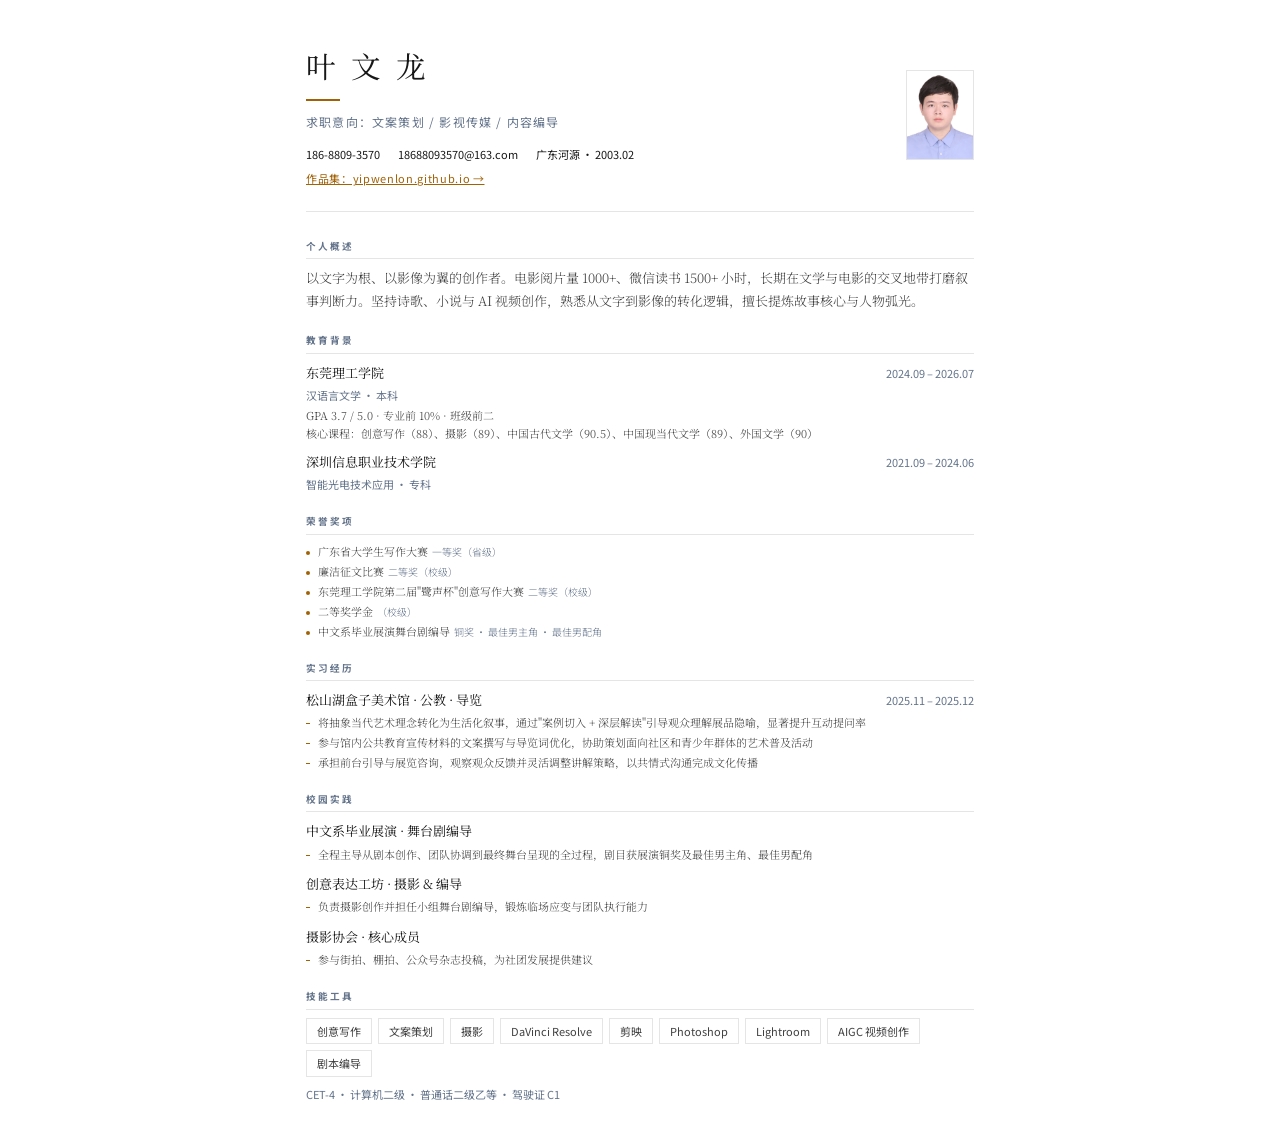
<file: resume.html>
<!DOCTYPE html>
<html lang="zh-CN">
<head>
<meta charset="UTF-8">
<title>叶文龙 · 简历</title>
<link href="https://fonts.googleapis.com/css2?family=Noto+Sans+SC:wght@300;400;500&family=Noto+Serif+SC:wght@300;400;700&display=swap" rel="stylesheet">
<style>
@page{size:A4;margin:0}
:root{
  --text:#171717;--text-secondary:#404040;--text-muted:#64748B;
  --accent:#A16207;--border:#E5E5E5;
  --font-serif:'Noto Serif SC',serif;--font-sans:'Noto Sans SC',sans-serif
}
*{margin:0;padding:0;box-sizing:border-box}
body{font-family:var(--font-serif);color:var(--text);background:#fff;line-height:1.7;-webkit-font-smoothing:antialiased}
.page{max-width:780px;margin:0 auto;padding:40px 56px 44px}

.header{display:flex;align-items:center;gap:32px;margin-bottom:26px;padding-bottom:20px;border-bottom:1px solid var(--border)}
.header-info{flex:1}
.header-name{font-size:1.85rem;font-weight:400;letter-spacing:.12em;margin-bottom:2px}
.header-accent{width:34px;height:2px;background:var(--accent);margin:9px 0 11px}
.header-target{font-family:var(--font-sans);font-size:.75rem;color:var(--text-muted);letter-spacing:.1em;margin-bottom:12px}
.header-meta{display:flex;gap:18px;flex-wrap:wrap;font-family:var(--font-sans);font-size:.6875rem;color:var(--text-muted)}
.header-meta span{color:var(--text);font-weight:400}
.header-portfolio{margin-top:5px;font-family:var(--font-sans);font-size:.6875rem;color:var(--accent);letter-spacing:.06em;display:inline-block}
.header-photo{flex-shrink:0;width:68px;height:90px;overflow:hidden;border:1px solid var(--border)}
.header-photo img{width:100%;height:100%;object-fit:cover}

.section{margin-bottom:20px}
.section-title{font-family:var(--font-sans);font-size:.6rem;color:var(--text-muted);letter-spacing:.2em;margin-bottom:8px;padding-bottom:4px;border-bottom:1px solid var(--border)}
.intro-text{font-size:.8125rem;font-weight:300;line-height:1.75;color:var(--text-secondary)}
.edu-header{display:flex;justify-content:space-between;align-items:baseline;margin-bottom:2px}
.edu-school{font-size:.8125rem;font-weight:400}
.edu-date{font-family:var(--font-sans);font-size:.6875rem;color:var(--text-muted)}
.edu-major{font-family:var(--font-sans);font-size:.6875rem;color:var(--text-muted);margin-bottom:3px}
.edu-detail{font-size:.6875rem;color:var(--text-secondary);font-weight:300;line-height:1.6}
.exp-block{margin-bottom:10px}
.exp-header{display:flex;justify-content:space-between;align-items:baseline;margin-bottom:3px}
.exp-title{font-size:.8125rem;font-weight:400}
.exp-date{font-family:var(--font-sans);font-size:.6875rem;color:var(--text-muted)}
.exp-detail{font-size:.6875rem;color:var(--text-secondary);font-weight:300;line-height:1.6}
.exp-detail li{list-style:none;padding-left:12px;position:relative;margin-bottom:2px}
.exp-detail li::before{content:'';position:absolute;left:0;top:9px;width:4px;height:1px;background:var(--accent)}
.tag-list{display:flex;flex-wrap:wrap;gap:6px}
.tag{font-family:var(--font-sans);font-size:.6875rem;color:var(--text-secondary);padding:3px 10px;border:1px solid var(--border)}
.honor-item{font-size:.6875rem;font-weight:300;color:var(--text-secondary);margin-bottom:3px;padding-left:12px;position:relative;line-height:1.55}
.honor-item::before{content:'';position:absolute;left:0;top:8px;width:4px;height:4px;border-radius:50%;background:var(--accent)}
.honor-level{font-family:var(--font-sans);font-size:.625rem;color:var(--text-muted);margin-left:4px}
.certs{font-family:var(--font-sans);font-size:.6875rem;color:var(--text-muted);margin-top:8px}
@media print{body{background:#fff}.page{padding:36px 48px}}
@media(max-width:600px){.page{padding:24px 20px}.header{flex-direction:column-reverse;text-align:center;gap:12px}.header-accent{margin:8px auto 10px}.header-meta{flex-direction:column;gap:4px;align-items:center}}
</style>
</head>
<body>
<div class="page">

<div class="header">
<div class="header-info">
<h1 class="header-name">叶 文 龙</h1>
<div class="header-accent"></div>
<p class="header-target">求职意向：文案策划 / 影视传媒 / 内容编导</p>
<div class="header-meta"><span>186-8809-3570</span><span>18688093570@163.com</span><span>广东河源 · 2003.02</span></div>
<a class="header-portfolio" href="https://yipwenlon.github.io">作品集：yipwenlon.github.io →</a>
</div>
<div class="header-photo"><img src="images/profile.jpg" alt="叶文龙"></div>
</div>

<div class="section">
<h2 class="section-title">个人概述</h2>
<p class="intro-text">以文字为根、以影像为翼的创作者。电影阅片量 1000+、微信读书 1500+ 小时，长期在文学与电影的交叉地带打磨叙事判断力。坚持诗歌、小说与 AI 视频创作，熟悉从文字到影像的转化逻辑，擅长提炼故事核心与人物弧光。</p>
</div>

<div class="section">
<h2 class="section-title">教育背景</h2>
<div class="edu-header"><span class="edu-school">东莞理工学院</span><span class="edu-date">2024.09 – 2026.07</span></div>
<p class="edu-major">汉语言文学 · 本科</p>
<p class="edu-detail">GPA 3.7 / 5.0 · 专业前 10% · 班级前二<br>核心课程：创意写作（88）、摄影（89）、中国古代文学（90.5）、中国现当代文学（89）、外国文学（90）</p>
<div class="edu-header" style="margin-top:8px"><span class="edu-school">深圳信息职业技术学院</span><span class="edu-date">2021.09 – 2024.06</span></div>
<p class="edu-major">智能光电技术应用 · 专科</p>
</div>

<div class="section">
<h2 class="section-title">荣誉奖项</h2>
<p class="honor-item">广东省大学生写作大赛<span class="honor-level">一等奖（省级）</span></p>
<p class="honor-item">廉洁征文比赛<span class="honor-level">二等奖（校级）</span></p>
<p class="honor-item">东莞理工学院第二届"鹭声杯"创意写作大赛<span class="honor-level">二等奖（校级）</span></p>
<p class="honor-item">二等奖学金<span class="honor-level">（校级）</span></p>
<p class="honor-item">中文系毕业展演舞台剧编导<span class="honor-level">铜奖 · 最佳男主角 · 最佳男配角</span></p>
</div>

<div class="section">
<h2 class="section-title">实习经历</h2>
<div class="exp-header"><span class="exp-title">松山湖盒子美术馆 · 公教 · 导览</span><span class="exp-date">2025.11 – 2025.12</span></div>
<ul class="exp-detail">
<li>将抽象当代艺术理念转化为生活化叙事，通过"案例切入 + 深层解读"引导观众理解展品隐喻，显著提升互动提问率</li>
<li>参与馆内公共教育宣传材料的文案撰写与导览词优化，协助策划面向社区和青少年群体的艺术普及活动</li>
<li>承担前台引导与展览咨询，观察观众反馈并灵活调整讲解策略，以共情式沟通完成文化传播</li>
</ul>
</div>

<div class="section">
<h2 class="section-title">校园实践</h2>
<div class="exp-block">
<div class="exp-header"><span class="exp-title">中文系毕业展演 · 舞台剧编导</span></div>
<ul class="exp-detail"><li>全程主导从剧本创作、团队协调到最终舞台呈现的全过程，剧目获展演铜奖及最佳男主角、最佳男配角</li></ul>
</div>
<div class="exp-block">
<div class="exp-header"><span class="exp-title">创意表达工坊 · 摄影 &amp; 编导</span></div>
<ul class="exp-detail"><li>负责摄影创作并担任小组舞台剧编导，锻炼临场应变与团队执行能力</li></ul>
</div>
<div class="exp-block">
<div class="exp-header"><span class="exp-title">摄影协会 · 核心成员</span></div>
<ul class="exp-detail"><li>参与街拍、棚拍、公众号杂志投稿，为社团发展提供建议</li></ul>
</div>
</div>

<div class="section" style="margin-bottom:0">
<h2 class="section-title">技能工具</h2>
<div class="tag-list">
<span class="tag">创意写作</span><span class="tag">文案策划</span><span class="tag">摄影</span><span class="tag">DaVinci Resolve</span><span class="tag">剪映</span><span class="tag">Photoshop</span><span class="tag">Lightroom</span><span class="tag">AIGC 视频创作</span><span class="tag">剧本编导</span>
</div>
<p class="certs">CET-4 · 计算机二级 · 普通话二级乙等 · 驾驶证 C1</p>
</div>

</div>
</body>
</html>
</file>
